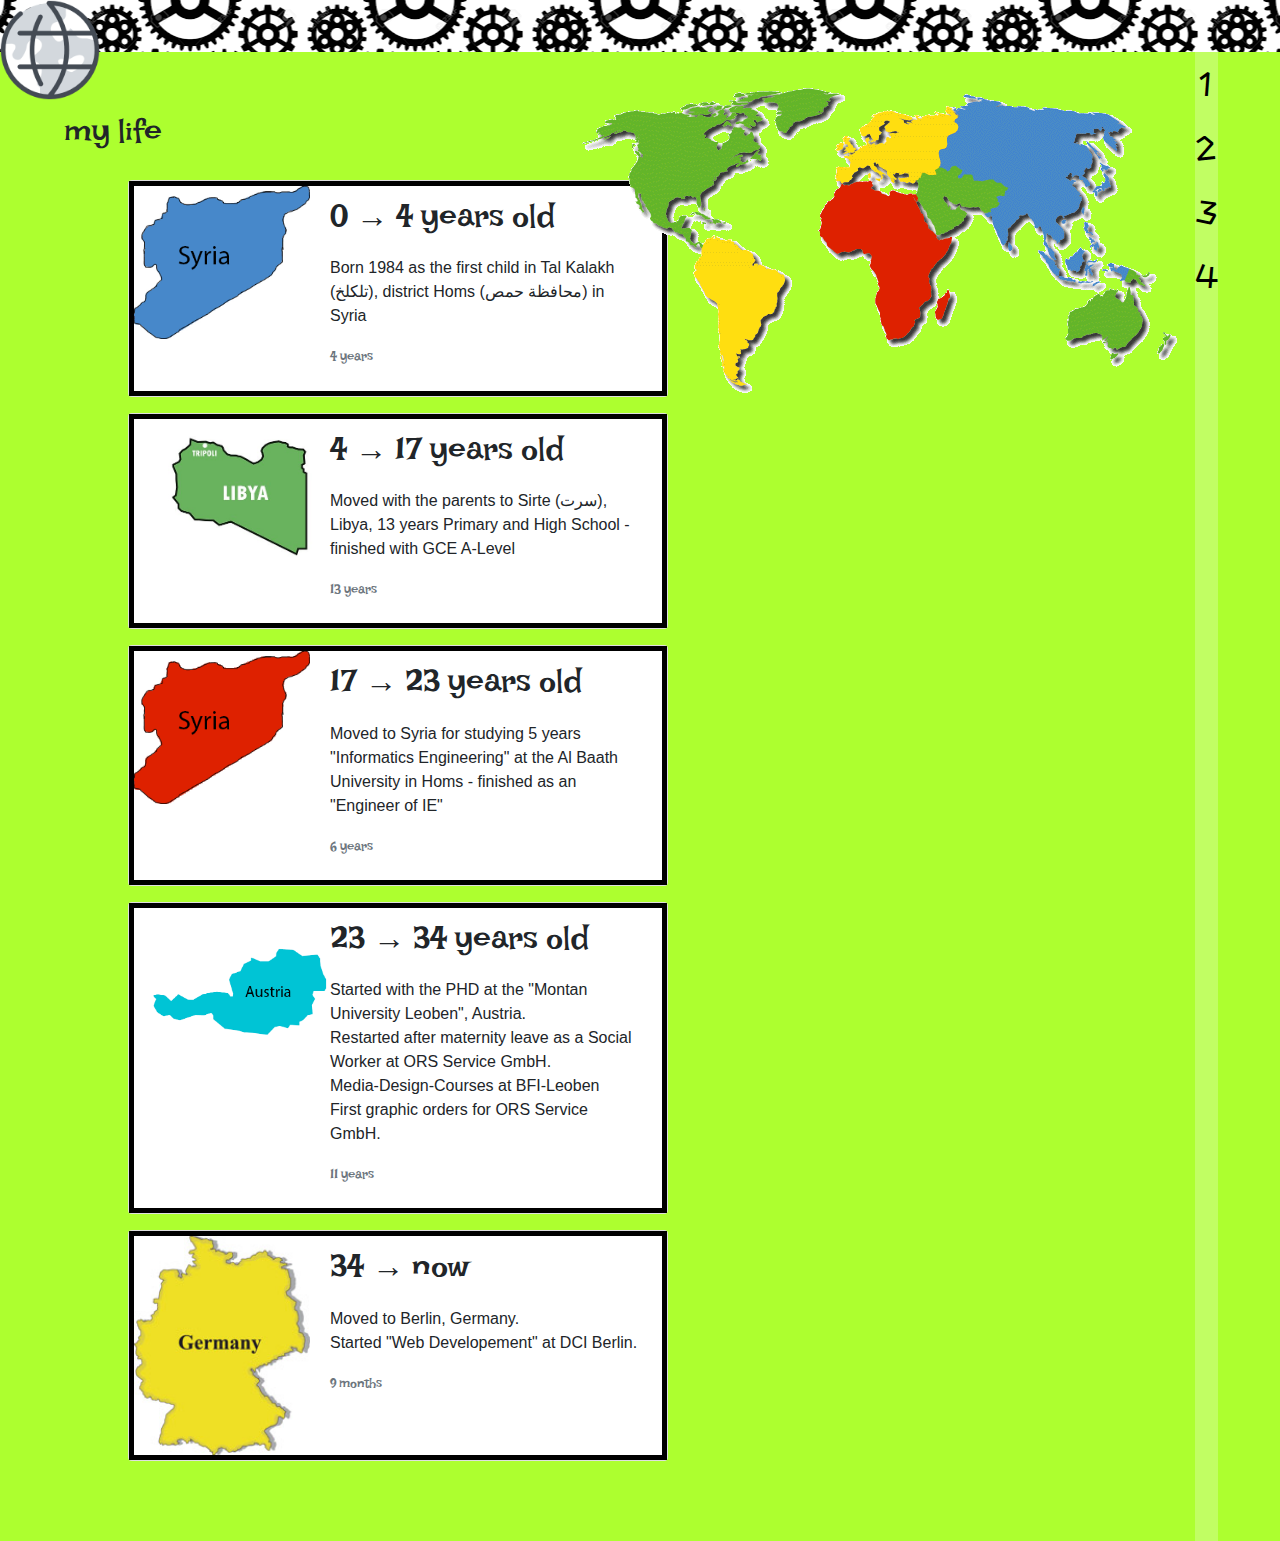
<file: index-2.html>
<!DOCTYPE html>
<html lang="en">
  <head>
    <meta charset="UTF-8" />
    <meta name="viewport" content="width=device-width, initial-scale=1.0" />
    <meta http-equiv="X-UA-Compatible" content="ie=edge" />
    <link
      rel="stylesheet"
      href="https://stackpath.bootstrapcdn.com/bootstrap/4.3.1/css/bootstrap.min.css"
      integrity="sha384-ggOyR0iXCbMQv3Xipma34MD+dH/1fQ784/j6cY/iJTQUOhcWr7x9JvoRxT2MZw1T"
      crossorigin="anonymous"
    />

    <link rel="stylesheet" href="style.css" />
    <link rel="stylesheet" href="style-2.css" />

    <title>Lara</title>
  </head>

  <body>
    <header>
      <img
        class="icon"
        src="fotos/iconfinder__web_Internet_network_www_communication_global_worldwide_4247901.png"
        alt=""
      />
    </header>
    <div class="body-color">
      <div class="Text-area">
        <p id="my-life">my life</p>
        <div class="card mb-3" style="max-width: 540px;">
          <div class="row no-gutters">
            <div class="col-md-4">
              <img src="./fotos/syria-1.png" class="card-img" alt="syria" />
            </div>
            <div class="col-md-8">
              <div class="card-body">
                <h5 class="card-title">0 → 4 years old</h5>
                <p class="card-text">
                  Born 1984 as the first child in Tal Kalakh (تلكلخ), district
                  Homs (محافظة حمص) in Syria
                </p>
                <p class="card-text">
                  <small class="text-muted">4 years</small>
                </p>
              </div>
            </div>
          </div>
        </div>

        <div class="card mb-3" style="max-width: 540px;">
          <div class="row no-gutters">
            <div class="col-md-4">
              <img
                src="./fotos/libya.jpg"
                class="card-img"
                alt="libya"
                style=" width: 120%"
              />
            </div>
            <div class="col-md-8">
              <div class="card-body">
                <h5 class="card-title">4 → 17 years old</h5>
                <p class="card-text">
                  Moved with the parents to Sirte (سرت), Libya, 13 years Primary
                  and High School - finished with GCE A-Level
                </p>
                <p class="card-text">
                  <small class="text-muted">13 years</small>
                </p>
              </div>
            </div>
          </div>
        </div>

        <div class="card mb-3" style="max-width: 540px;">
          <div class="row no-gutters">
            <div class="col-md-4">
              <img src="./fotos/syria-2.png" class="card-img" alt="syria" />
            </div>
            <div class="col-md-8">
              <div class="card-body">
                <h5 class="card-title">17 → 23 years old</h5>
                <p class="card-text">
                  Moved to Syria for studying 5 years "Informatics Engineering"
                  at the Al Baath University in Homs - finished as an "Engineer
                  of IE"
                </p>
                <p class="card-text">
                  <small class="text-muted"> 6 years</small>
                </p>
              </div>
            </div>
          </div>
        </div>

        <div class="card mb-3" style="max-width: 540px;">
          <div class="row no-gutters">
            <div class="col-md-4">
              <img
                src="./fotos/austria-1.png"
                class="card-img"
                alt="austria"
                style="width:120%;margin-top: 2em;"
              />
            </div>
            <div class="col-md-8">
              <div class="card-body">
                <h5 class="card-title">23 → 34 years old</h5>
                <p class="card-text">
                  Started with the PHD at the "Montan University Leoben",
                  Austria. <br />
                  Restarted after maternity leave as a Social Worker at ORS
                  Service GmbH. <br />
                  Media-Design-Courses at BFI-Leoben <br />
                  First graphic orders for ORS Service GmbH.
                </p>
                <p class="card-text">
                  <small class="text-muted">11 years</small>
                </p>
              </div>
            </div>
          </div>
        </div>

        <div class="card mb-3" style="max-width: 540px;">
          <div class="row no-gutters">
            <div class="col-md-4">
              <img src="./fotos/germany.jpg" class="card-img" alt="..." />
            </div>
            <div class="col-md-8">
              <div class="card-body">
                <h5 class="card-title">34 → now</h5>
                <p class="card-text">
                  Moved to Berlin, Germany. <br />
                  Started "Web Developement" at DCI Berlin.
                </p>
                <p class="card-text">
                  <small class="text-muted">9 months</small>
                </p>
              </div>
            </div>
          </div>
        </div>
      </div>

      <div class="col-md-4">
        <div class="overlay-item overlay-effect">
          <img src="./fotos/world-map.gif" alt="world-map" />
          <div class="mask">
            <p>
              4 Countries in <br />
              3 Continent with<br />
              3 Languages <br />
              <span style="color:red"> Arabic </span>
              <span style="color:blue">German </span> and
              <span style="color:rgb(110, 173, 15)">English </span>
            </p>
          </div>
        </div>
      </div>

      <div class="side-bar">
        <ul class="ul-right">
          <li><a href="index.html">1</a></li>
          <li><a href="index-2.html">2</a></li>
          <li><a href="index-3.html">3</a></li>
          <li><a href="index-4.html">4</a></li>
        </ul>
      </div>
    </div>
  </body>
</html>
</file>
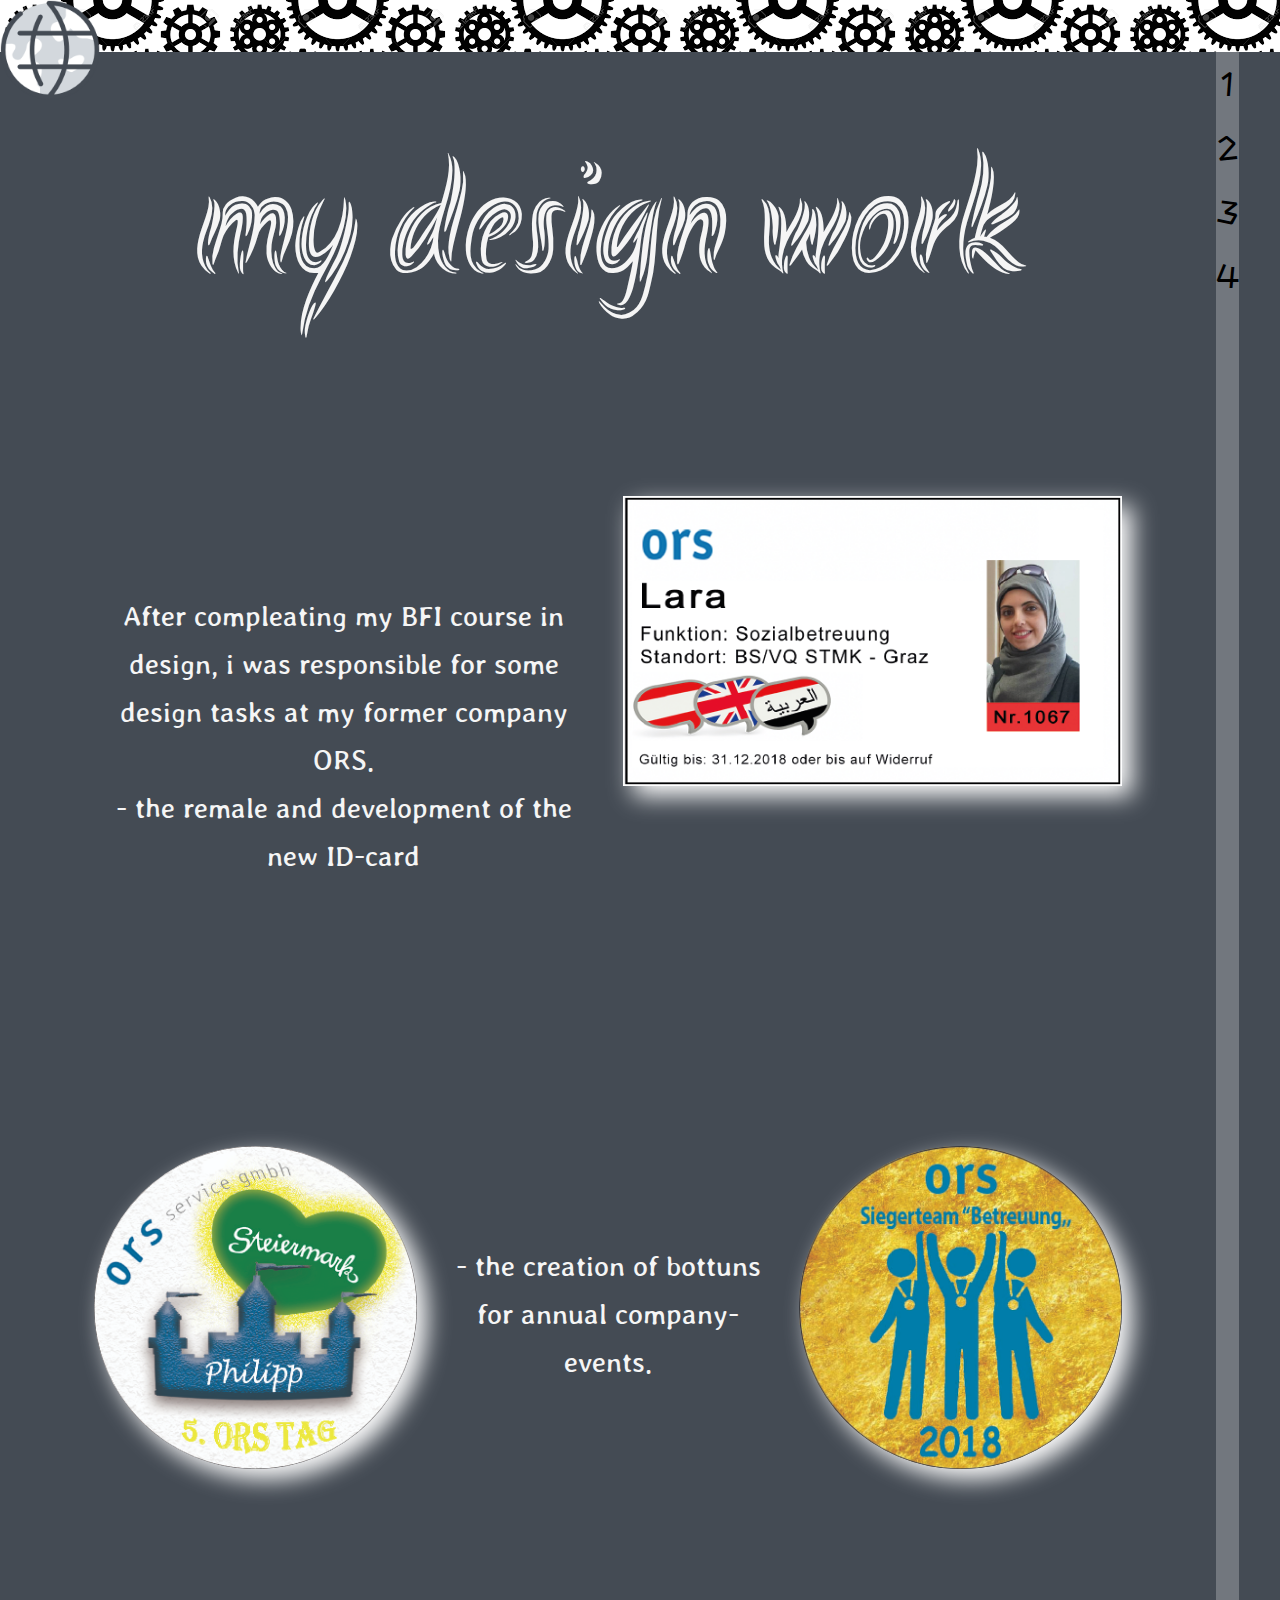
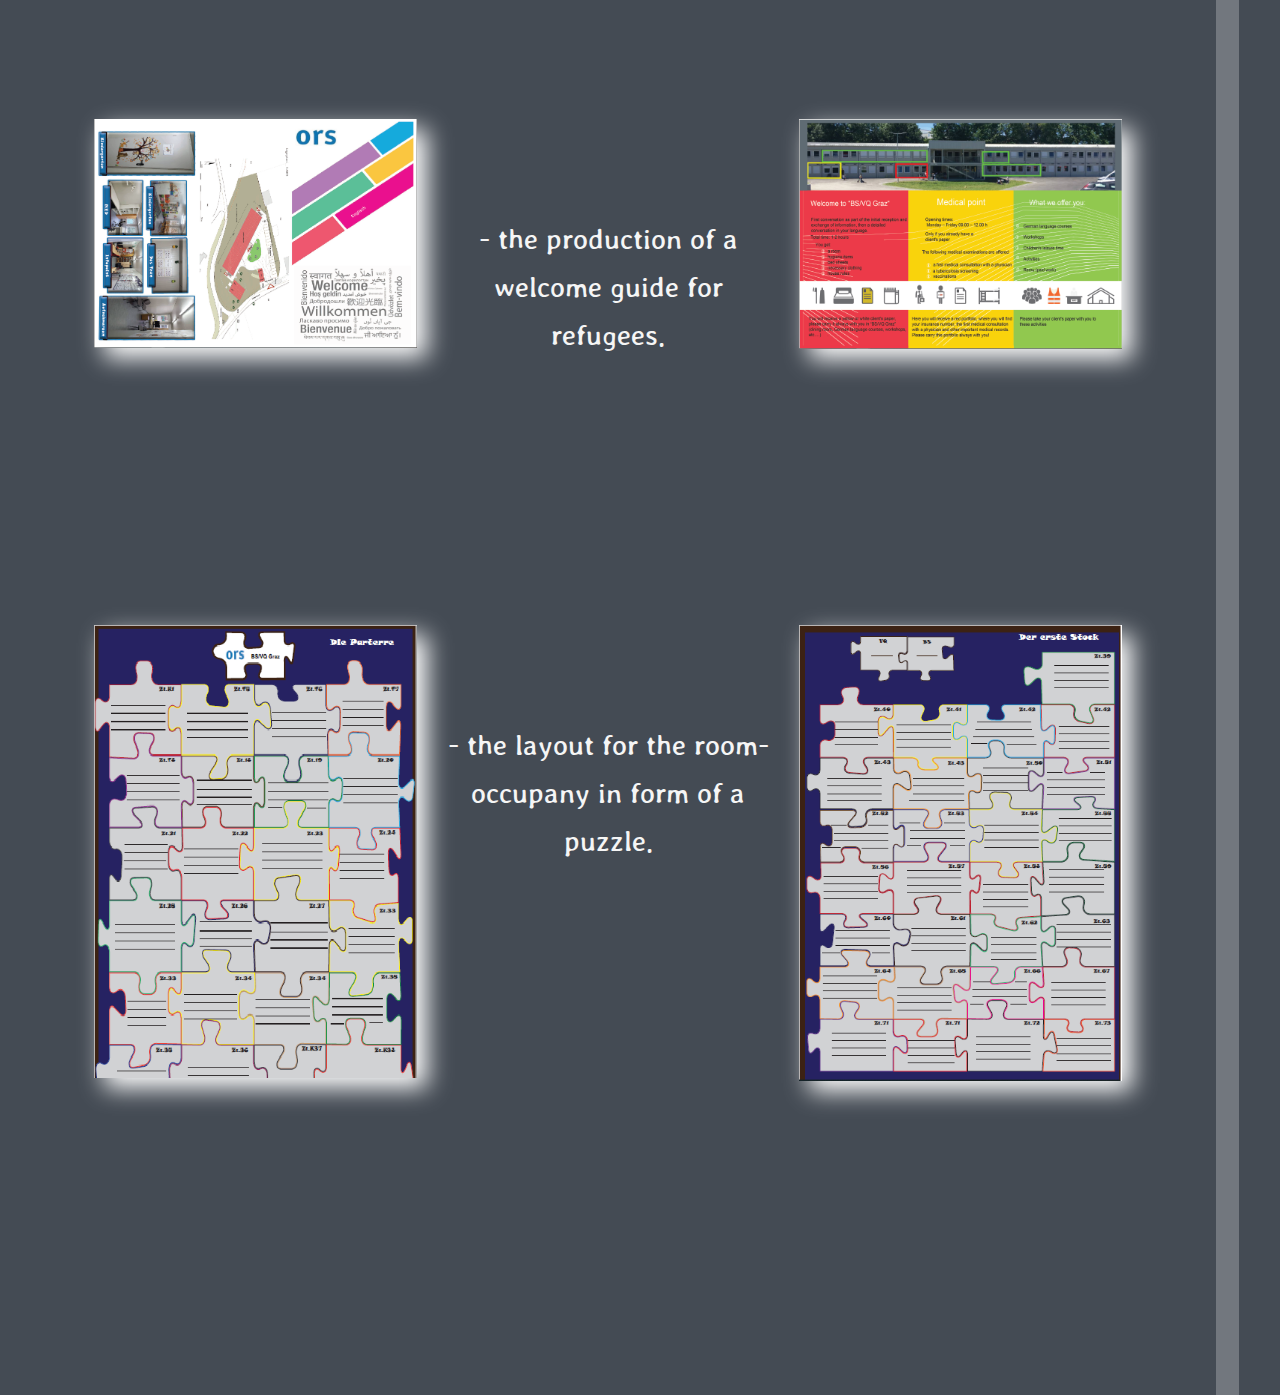
<file: index-3.html>
<!DOCTYPE html>
<html lang="en">
  <head>
    <meta charset="UTF-8" />
    <meta name="viewport" content="width=device-width, initial-scale=1.0" />
    <meta http-equiv="X-UA-Compatible" content="ie=edge" />
    <link
      rel="stylesheet"
      href="https://stackpath.bootstrapcdn.com/bootstrap/4.3.1/css/bootstrap.min.css"
      integrity="sha384-ggOyR0iXCbMQv3Xipma34MD+dH/1fQ784/j6cY/iJTQUOhcWr7x9JvoRxT2MZw1T"
      crossorigin="anonymous"
    />
    <link rel="stylesheet" href="style.css" />
    <link rel="stylesheet" href="style-3.css" />
    <title>Lara</title>
  </head>
  <body>
    <header>
      <img
        class="icon"
        src="fotos/iconfinder__web_Internet_network_www_communication_global_worldwide_4247901.png"
        alt=""
      />
    </header>
    <div class="body-color">
      <div class="Text-area">
        <div class="container">
          <div class="row" id="top-row">
            <div class="col" id="subject">my design work</div>
          </div>
          <div class="row">
            <div class="col" class="color">
              <p>
                After compleating my BFI course in design, i was responsible for
                some design tasks at my former company ORS. <br />
                - the remale and development of the new ID-card
              </p>
            </div>
            <div class="col">
              <img
                src="Design-Fotos/lara-id-card.png"
                class="img-fluid"
                alt="Responsive image"
              />
            </div>
          </div>
          <div class="row">
            <div class="col">
              <img
                src="Design-Fotos/ors-button-1.jpg"
                class="img-fluid"
                alt="Responsive image"
                style="border-radius: 50%"
              />
            </div>
            <div class="col">
              <p>
                - the creation of bottuns for annual company-events.
              </p>
            </div>
            <div class="col">
              <img
                src="Design-Fotos/ors-button-2.jpg"
                class="img-fluid"
                alt="Responsive image"
                style="border-radius: 50%"
              />
            </div>
          </div>
          <div class="row">
            <div class="col">
              <img
                src="Design-Fotos/vq-flyer1.png"
                class="img-fluid"
                alt="Responsive image"
              />
            </div>
            <div class="col">
              <p>
                - the production of a welcome guide for refugees.
              </p>
            </div>
            <div class="col">
              <img
                src="Design-Fotos/vq-flyer2.png"
                class="img-fluid"
                alt="Responsive image"
              />
            </div>
          </div>
          <div class="row">
            <div class="col">
              <img
                src="Design-Fotos/ors-room-poster1.png"
                class="img-fluid"
                alt="Responsive image"
              />
            </div>
            <div class="col">
              <p>
                - the layout for the room-occupany in form of a puzzle.
              </p>
            </div>
            <div class="col">
              <img
                src="Design-Fotos/ors-room-poster2.png"
                class="img-fluid"
                alt="Responsive image"
              />
            </div>
          </div>
        </div>
      </div>

      <div class="side-bar">
        <ul class="ul-right">
          <li><a href="index.html">1</a></li>
          <li><a href="index-2.html">2</a></li>
          <li><a href="index-3.html">3</a></li>
          <li><a href="index-4.html">4</a></li>
        </ul>
      </div>
    </div>
  </body>
</html>
</file>
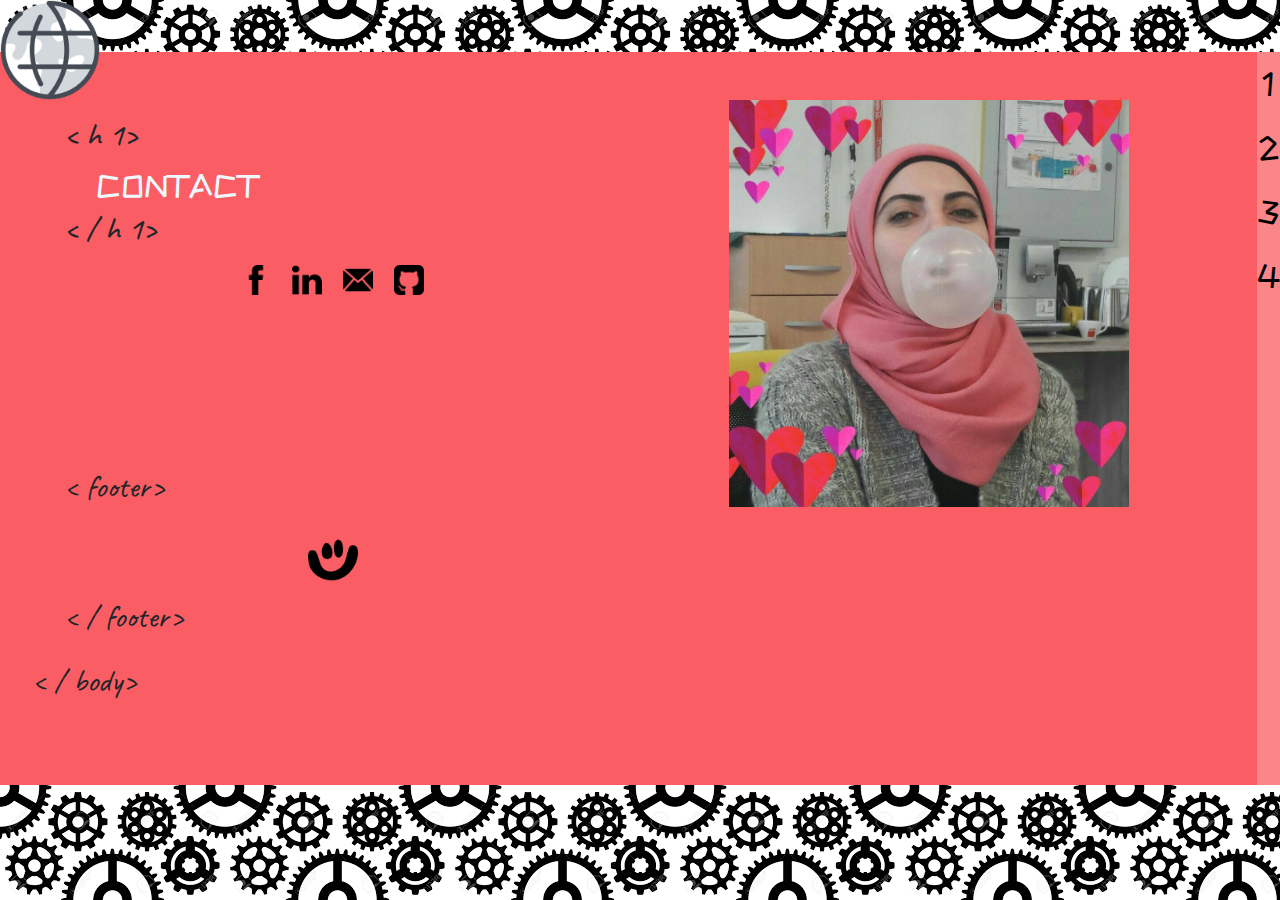
<file: index-4.html>
<!DOCTYPE html>
<html lang="en">
  <head>
    <meta charset="UTF-8" />
    <meta name="viewport" content="width=device-width, initial-scale=1.0" />
    <meta http-equiv="X-UA-Compatible" content="ie=edge" />
    <link
      rel="stylesheet"
      href="https://stackpath.bootstrapcdn.com/bootstrap/4.3.1/css/bootstrap.min.css"
      integrity="sha384-ggOyR0iXCbMQv3Xipma34MD+dH/1fQ784/j6cY/iJTQUOhcWr7x9JvoRxT2MZw1T"
      crossorigin="anonymous"
    />

    <link rel="stylesheet" href="style.css" />
    <link rel="stylesheet" href="style-4.css" />

    <title>Lara</title>
  </head>

  <body>
    <header>
      <img
        class="icon"
        src="fotos/iconfinder__web_Internet_network_www_communication_global_worldwide_4247901.png"
        alt=""
      />
    </header>
    <div class="body-color">
      <div class="Text-area">
        <p class="h1">
          &lt; h 1&gt;
        </p>
        <div class="contact">CONTACT</div>
        <p class="h1">
          &lt; / h 1&gt;
        </p>

        <a href="https://www.facebook.com/LarOoO" target="-blanket"
          ><img class="icons" src="fotos/facebook-letter-logo.png" alt=""
        /></a>
        <a href="https://www.linkedin.com/in/lara-al-hossny-9475059/"
          ><img class="icons" src="fotos/linkedin-logo.png" alt=""
        /></a>

        <a
          tabindex="0"
          role="button"
          data-placement="bottom"
          data-toggle="popover"
          data-trigger="focus"
          data-content="larahosni84@hotmail.com"
          ><img class="icons" src="fotos/mail-black-envelope-symbol.png" alt=""
        /></a>

        <a href="https://github.com/larooo" target="-blanket"
          ><img class="icons" src="fotos/github-sign.png" alt=""
        /></a>
        <br />
        <p class="footer">
          &lt; footer&gt;
        </p>

        <img id="smile" class="icons" src="fotos/smile.png" alt="smile" />

        <p class="footer-end">
          &lt; / footer&gt;
        </p>
        <p id="body-end">
          &lt; / body&gt;
        </p>
      </div>
      <div class="above-all">
        <img class="lara-img" src="fotos/lara.jpg" alt="" />
        <img id="above" class="icons" src="fotos/smile.png" alt="smile" />
      </div>

      <div class="side-bar">
        <ul class="ul-right">
          <li><a href="index.html">1</a></li>
          <li><a href="index-2.html">2</a></li>
          <li><a href="index-3.html">3</a></li>
          <li><a href="index-4.html">4</a></li>
        </ul>
      </div>
    </div>

    <script
      src="https://code.jquery.com/jquery-3.3.1.slim.min.js"
      integrity="sha384-q8i/X+965DzO0rT7abK41JStQIAqVgRVzpbzo5smXKp4YfRvH+8abtTE1Pi6jizo"
      crossorigin="anonymous"
    ></script>
    <script
      src="https://cdnjs.cloudflare.com/ajax/libs/popper.js/1.14.7/umd/popper.min.js"
      integrity="sha384-UO2eT0CpHqdSJQ6hJty5KVphtPhzWj9WO1clHTMGa3JDZwrnQq4sF86dIHNDz0W1"
      crossorigin="anonymous"
    ></script>
    <script
      src="https://stackpath.bootstrapcdn.com/bootstrap/4.3.1/js/bootstrap.min.js"
      integrity="sha384-JjSmVgyd0p3pXB1rRibZUAYoIIy6OrQ6VrjIEaFf/nJGzIxFDsf4x0xIM+B07jRM"
      crossorigin="anonymous"
    ></script>

    <script src="main.js"></script>
  </body>
</html>
</file>
<file: style.css>
@import url("https://fonts.googleapis.com/css?family=Gugi");
@import url("https://fonts.googleapis.com/css?family=ZCOOL+KuaiLe");

body {
  margin: 0;
  padding: 0;
  background-image: url(fotos/bg.png);
}
a:hover {
  text-decoration: none;
  color: white;
}

.icon {
  margin-top: 0;
  margin-bottom: -3em;
  margin-left: 0;
  animation-name: rotate;
  animation-duration: 1s;
  animation-delay: 1s;
  animation-iteration-count: 2;
  animation-direction: alternate;
  width: 100px;
  height: 100px;
  box-shadow: none;
}
.social-icons {
  width: 40px;
  height: 40px;
}
.body-color {
  background-color: #f8f40b;
  width: 100%;
  margin: 0;
  display: flex;
  flex-direction: row;
}

.Text-area {
  background-color: transparent;
  padding: 4em;
  width: 95%;
  font-family: "Gugi", cursive;
  text-align: center;
}

.side-bar {
  background-color: #fafafa41;
  text-align: center;
  margin-right: 0;
}

.ul-right {
  list-style: none;
  padding-top: 3em;
  padding: 0;
}
.ul-right li {
  font-size: 2em;
  line-height: 2em;
  font-family: "ZCOOL KuaiLe", cursive;
  transition-duration: 0.5s;
}
.ul-right li:hover {
  background-color: rgba(0, 0, 0, 0.315);
  color: white;
}
a {
  text-decoration: none;
  color: black;
}

@keyframes rotate {
  0% {
    transform: rotate(0deg);
  }

  25% {
    transform: rotate(90deg);
  }
  50% {
    transform: rotate(180deg);
  }
  75% {
    transform: rotate(360deg);
  }
  100% {
    transform: rotate(0deg);
  }
}

.icon:hover {
  animation-name: rotate;
  animation-duration: 2s;
  animation-delay: 1s;
  animation-iteration-count: infinite;
}

#lara {
  font-size: 5em;
  color: #444b54;
  /* text-shadow: 7px 7px 7px black; */
  text-align: center;
  width: 15em;
  transform: rotate(-10deg);
  white-space: nowrap;
  overflow: hidden;
  animation: typing 1s steps(12, end);
  /* margin-left: 6em; */
}

span {
  color: red;
  font-size: 2em;
}
#but {
  transform: rotate(10deg);
  font-size: 1.1em;
}

#hallo {
  font-size: 2em;
}

.shadow {
  text-shadow: 12px 12px #f4f1f0;
}
@-webkit-keyframes typing {
  from {
    width: 0;
  }
}

@media (max-width: 750px) and (max-width: 1000px) {
  .body-color {
    flex-direction: column;
  }
  .side-bar {
    width: 100%;
    display: inline;
  }
  .ul-right li {
    display: inline;
    margin: 0;
  }
  .ul-right li a {
    margin: 1em;
  }
  .Text-area {
    line-height: 4em;
    width: 68%;
  }
  #lara {
    font-size: 5em;
    color: #444b54;
    /* text-shadow: 7px 7px 7px black; */
    text-align: center;
    width: 4em;
    transform: rotate(-10deg);
    white-space: nowrap;
    overflow: hidden;
    animation: typing 1s steps(12, end);
    /* margin-left: 6em; */
  }
}

@media (max-width: 450px) and (max-width: 750px) {
}
.ul-right li {
  margin: 0;
}

@media (max-width: 450px) {
  .ul-right li a {
    margin: 5px;
  }
}
</file>
<file: style-2.css>
@import url("https://fonts.googleapis.com/css?family=Lakki+Reddy");

body {
  background-position: top;
}
.body-color {
  background-color: greenyellow;
  height: max-content;
}
#my-life {
  font-family: "Lakki Reddy", cursive;
  font-size: 2em;
}
.Text-area {
  text-align: left;
  width: 60%;
}
.card-title,
.text-muted {
  font-family: "Lakki Reddy", cursive;
}
.card-title {
  font-size: 2em;
}
.card-text {
  font-family: Arial, Helvetica, sans-serif;
}

a:hover {
  text-decoration: none;
}
.mb-3,
.my-3 {
  margin-left: 4em;
}

.overlay-item {
  display: block;
  position: fixed;
  overflow: hidden;
  text-align: center;
  margin-top: 2em;
  right: 5em;
  margin-right: 1em;
}
.overlay-item .mask {
  display: block;
  position: absolute;
  overflow: hidden;
  top: 0;
  left: 0;
  height: 100%;
  width: 100%;
}
.overlay-item img {
  display: block;
  width: 100%;
  height: auto;
  x-margin-right: auto;
  x-margin-left: auto;
}

.overlay-item p {
  text-align: center;
  font-family: "Lakki Reddy", cursive;
  font-size: 1.5em;
  padding-top: 1em;
}

.overlay-effect img {
  -webkit-transform: scaleY(1);
  -moz-transform: scaleY(1);
  -o-transform: scaleY(1);
  -ms-transform: scaleY(1);
  transform: scaleY(1);
  -webkit-transition: all 0.7s ease-in-out;
  -moz-transition: all 0.7s ease-in-out;
  -o-transition: all 0.7s ease-in-out;
  -ms-transition: all 0.7s ease-in-out;
  transition: all 0.7s ease-in-out;
}
.overlay-effect .mask {
  background-color: rgba(255, 255, 255, 0.3);
  -webkit-transition: all 0.5s linear;
  -moz-transition: all 0.5s linear;
  -o-transition: all 0.5s linear;
  -ms-transition: all 0.5s linear;
  transition: all 0.5s linear;
  -ms-filter: "progid: DXImageTransform.Microsoft.Alpha(Opacity=0)";
  filter: alpha(opacity=0);
  opacity: 0;
}
.overlay-effect p {
  -ms-filter: "progid: DXImageTransform.Microsoft.Alpha(Opacity=0)";
  filter: alpha(opacity=0);
  opacity: 0;
  -webkit-transform: scale(0);
  -moz-transform: scale(0);
  -o-transform: scale(0);
  -ms-transform: scale(0);
  transform: scale(0);
  -webkit-transition: all 0.5s linear;
  -moz-transition: all 0.5s linear;
  -o-transition: all 0.5s linear;
  -ms-transition: all 0.5s linear;
  transition: all 0.5s linear;
}
.overlay-effect:hover img {
  -webkit-transform: scale(10);
  -moz-transform: scale(10);
  -o-transform: scale(10);
  -ms-transform: scale(10);
  transform: scale(10);
  -ms-filter: "progid: DXImageTransform.Microsoft.Alpha(Opacity=0)";
  filter: alpha(opacity=0);
  opacity: 0;
}
.overlay-effect:hover .mask {
  -ms-filter: "progid: DXImageTransform.Microsoft.Alpha(Opacity=100)";
  filter: alpha(opacity=100);
  opacity: 1;
}
.overlay-effect:hover p {
  -webkit-transform: scale(1);
  -moz-transform: scale(1);
  -o-transform: scale(1);
  -ms-transform: scale(1);
  transform: scale(1);
  -ms-filter: "progid: DXImageTransform.Microsoft.Alpha(Opacity=100)";
  filter: alpha(opacity=100);
  opacity: 1;
}
.no-gutters {
  border: 5px solid black;
}

@media (min-width: 1000px) and (max-width: 1200px) {
  .overlay-item {
    display: block;
    position: relative;
    overflow: hidden;
    text-align: center;
    margin-top: 2em;
    right: 5em;
  }

  .body-color {
    flex-direction: column;
  }
  .side-bar {
    width: 100%;
  }
  .ul-right li {
    display: inline;
    margin: 2em;
  }
  .ul-right li a {
    margin: 2em;
  }
  .card mb-3 {
    max-width: 100%;
  }
  .Text-area {
    width: 90%;
  }
  .card-text {
    font-size: 2em;
  }
  .col-md-4 {
    max-width: 100%;
  }
}
@media (min-width: 450px) and (max-width: 750px) {
  .overlay-item {
    display: block;
    position: relative;
    overflow: hidden;
    text-align: center;
    margin-top: 2em;
    right: 5em;
  }
}
@media (min-width: 450px) and (max-width: 750px) {
  .overlay-item {
    display: block;
    position: relative;
    overflow: hidden;
    text-align: center;
    margin-top: 2em;
    right: 5em;
  }
  .body-color {
    flex-direction: column;
  }
  .side-bar {
    width: 100%;
  }
  l-right li {
    font-size: 1em;
    display: inline;
  }
  .ul-right li a {
    margin: 5px;
  }
  .card-text {
    font-size: 2em;
    line-height: 1em;
  }
  .col-md-4 {
    max-width: 100%;
  }
  .Text-area {
    width: 90%;
    text-align: center;
    line-height: 0;
  }
  img[alt~="libya"] {
    width: 100% !important;
  }
  img[alt~="austria"] {
    width: 100% !important;
  }
}

@media (max-width: 450px) {
  .ul-right li a {
    margin: 5px;
  }
  .ul-right li {
    display: inline;
    margin: 0;
  }
  .Text-area {
    width: 90%;
    text-align: center;
    line-height: 0;
  }
  .card-text {
    font-size: 1em;
    line-height: 1em;
  }
  img[alt~="libya"] {
    width: 100% !important;
  }
  img[alt~="austria"] {
    width: 100% !important;
  }
}
</file>
<file: style-3.css>
@import url("https://fonts.googleapis.com/css?family=Akronim");
@import url("https://fonts.googleapis.com/css?family=Stylish");

.body-color {
  background-color: #444b54;
  height: max-content;
}

.row {
  margin: 150px 0 250px 0;
}

div {
  color: whitesmoke;
  text-align: center;
}
#subject {
  font-family: "Akronim", cursive;
  font-size: 10em;
  margin-bottom: 0;
  margin-top: -1em;
}
#top-row {
  margin-bottom: 0;
}
p {
  font-family: "Stylish", sans-serif;
  margin-top: 3em;
  font-size: 2em;
}
img {
  box-shadow: 10px 10px 23px 0 white;
}

@media (min-width: 900px) and (max-width: 1000px) {
  #subject {
    font-size: 6em;
  }
  p {
    margin-top: 2em;
  }
}
@media (min-width: 450px) and (max-width: 900px) {
  .body-color {
    flex-direction: column;
  }
  .side-bar {
    width: 100%;
    display: inline;
  }
  .ul-right li {
    display: inline;
    margin: 0;
  }
  .ul-right li a {
    margin: 1em;
  }
  p {
    line-height: 1em;
    margin-top: 0;
  }
  #subject {
    font-size: 3em;
  }
  .row {
    margin: 50px 0 50px 0;
  }
  .ul-right li a {
    margin: 1em;
  }
}

@media (max-width: 450px) {
  .body-color {
    flex-direction: column;
  }
  .side-bar {
    width: 100%;
    display: inline;
  }
  .ul-right li {
    display: inline;
    margin: 0;
  }
  .ul-right li a {
    margin: 1em;
  }
  #subject {
    font-size: 2em;
  }
  p {
    line-height: 1em;
  }
  .row {
    margin: 10px 0 10px 0;
  }
  .ul-right li a {
    margin: 5px;
  }
}
</file>
<file: style-4.css>
@import url("https://fonts.googleapis.com/css?family=Caveat");

.body-color {
  background-color: #fa5e64;
}
.lara-img {
  padding: 0;
  width: 25em;
  margin: 0 1em;
}

.Text-area {
  width: 55%;
}

.icons {
  width: 30px;
  height: 30px;
  margin: 0.5em;
}
.contact {
  color: aliceblue;
  font-family: "ZCOOL KuaiLe", cursive;
  font-size: 2em;
  text-align: left;
  margin-left: 1em;
}
#smile {
  width: 50px;
  height: 50px;
  text-align: left;
}
.h1 .footer .footer-end #body-end {
  text-align: left;
  font-family: "Caveat", cursive;
}
.h1,
.footer,
.footer-end,
#body-end {
  text-align: left;
  font-family: "Caveat", cursive;
  font-size: 2em;
}

.footer {
  margin-top: 5em;
}

#body-end {
  margin-left: -1em;
}
.above-all {
  position: relative;
  padding: 3em;
  margin-right: 4em;
}
#above {
  position: absolute;
  margin: 13em;
  margin-left: 14em;
  top: 0;
  visibility: hidden;
}
.lara-img:hover + #above {
  visibility: visible;
}

#smile:active,
#smile:hover {
  width: 150px;
}

@media (min-width: 450px) and (max-width: 750px) {
  .body-color {
    flex-direction: column;
  }
  .side-bar {
    width: 100%;
  }
  .ul-right li {
    display: inline;
  }
  .ul-right li a {
    margin: 1em;
  }
  .above {
    visibility: hidden;
  }

  .lara-img {
    width: 60%;
    height: 60%;
  }
}
@media (max-width: 450px) {
  .ul-right li a {
    margin: 5px;
  }
  .lara-img {
    width: 50%;
    height: 50%;
  }
}
</file>
